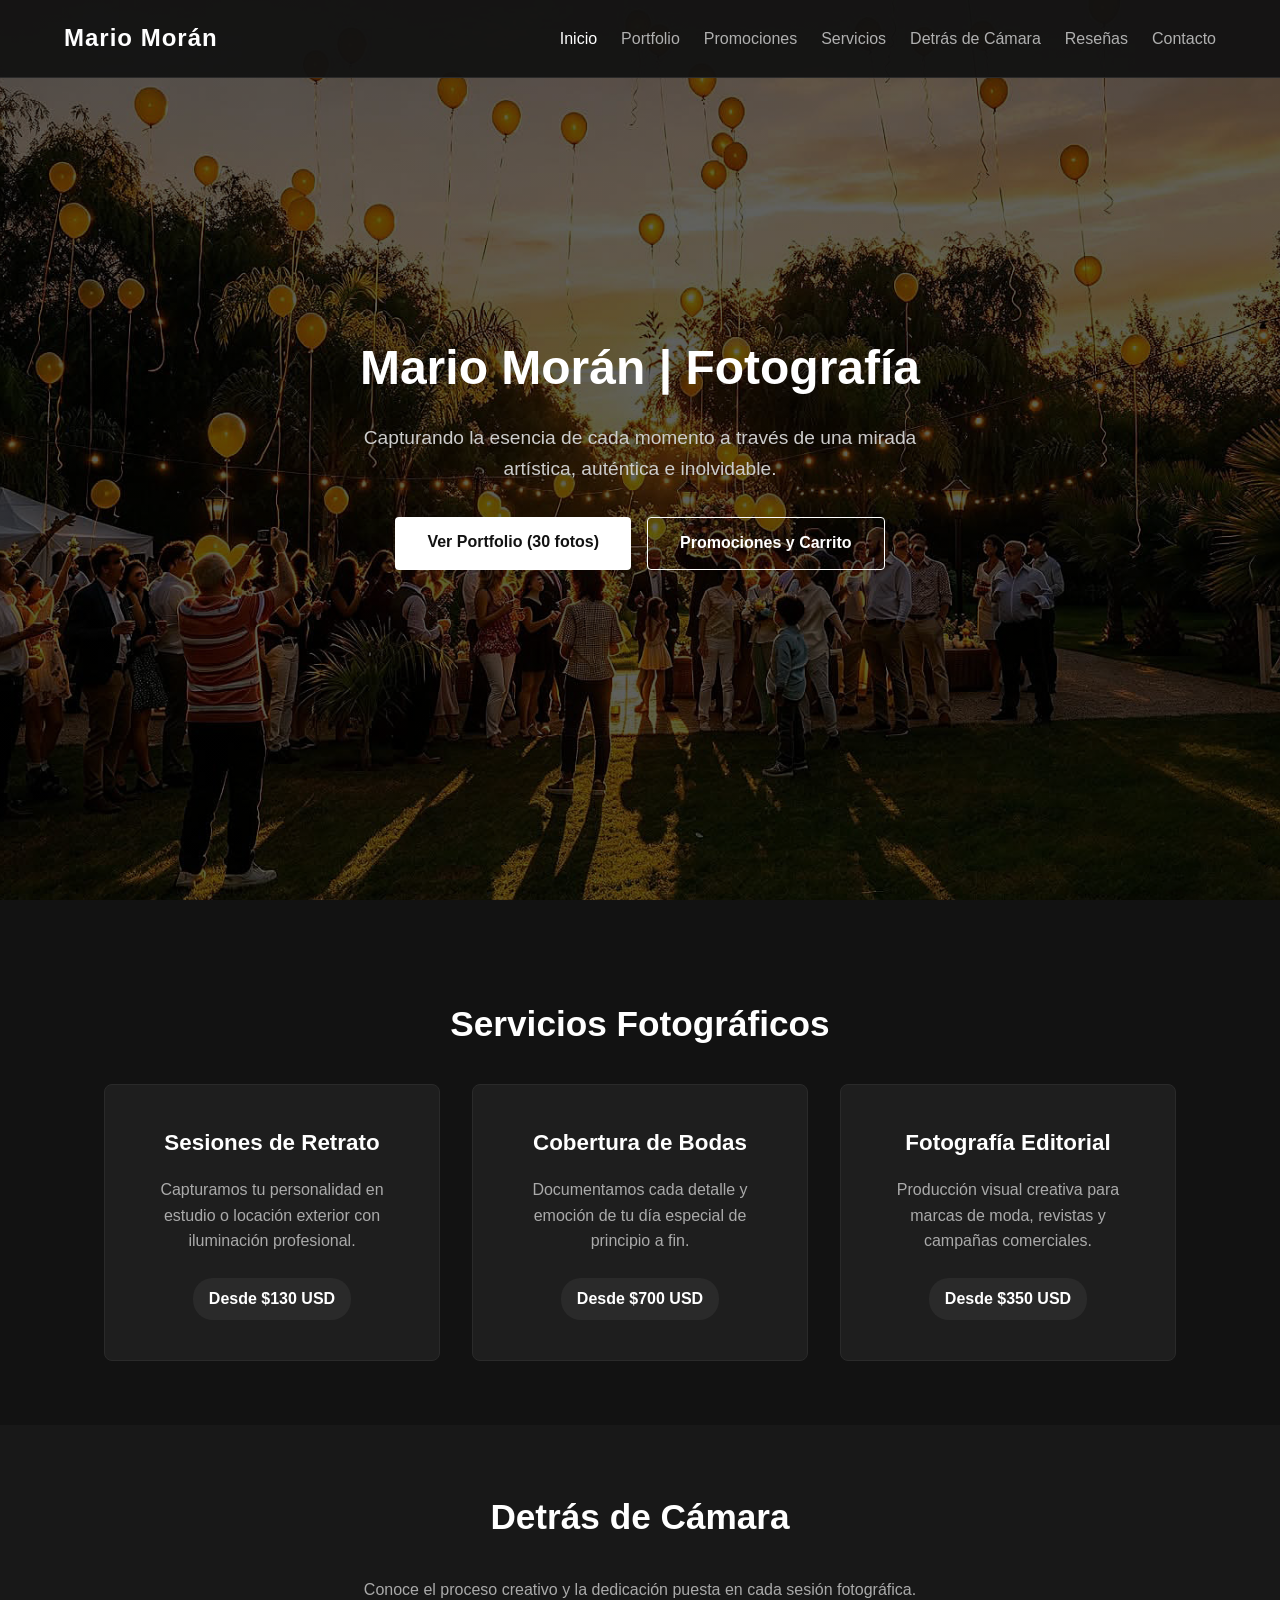
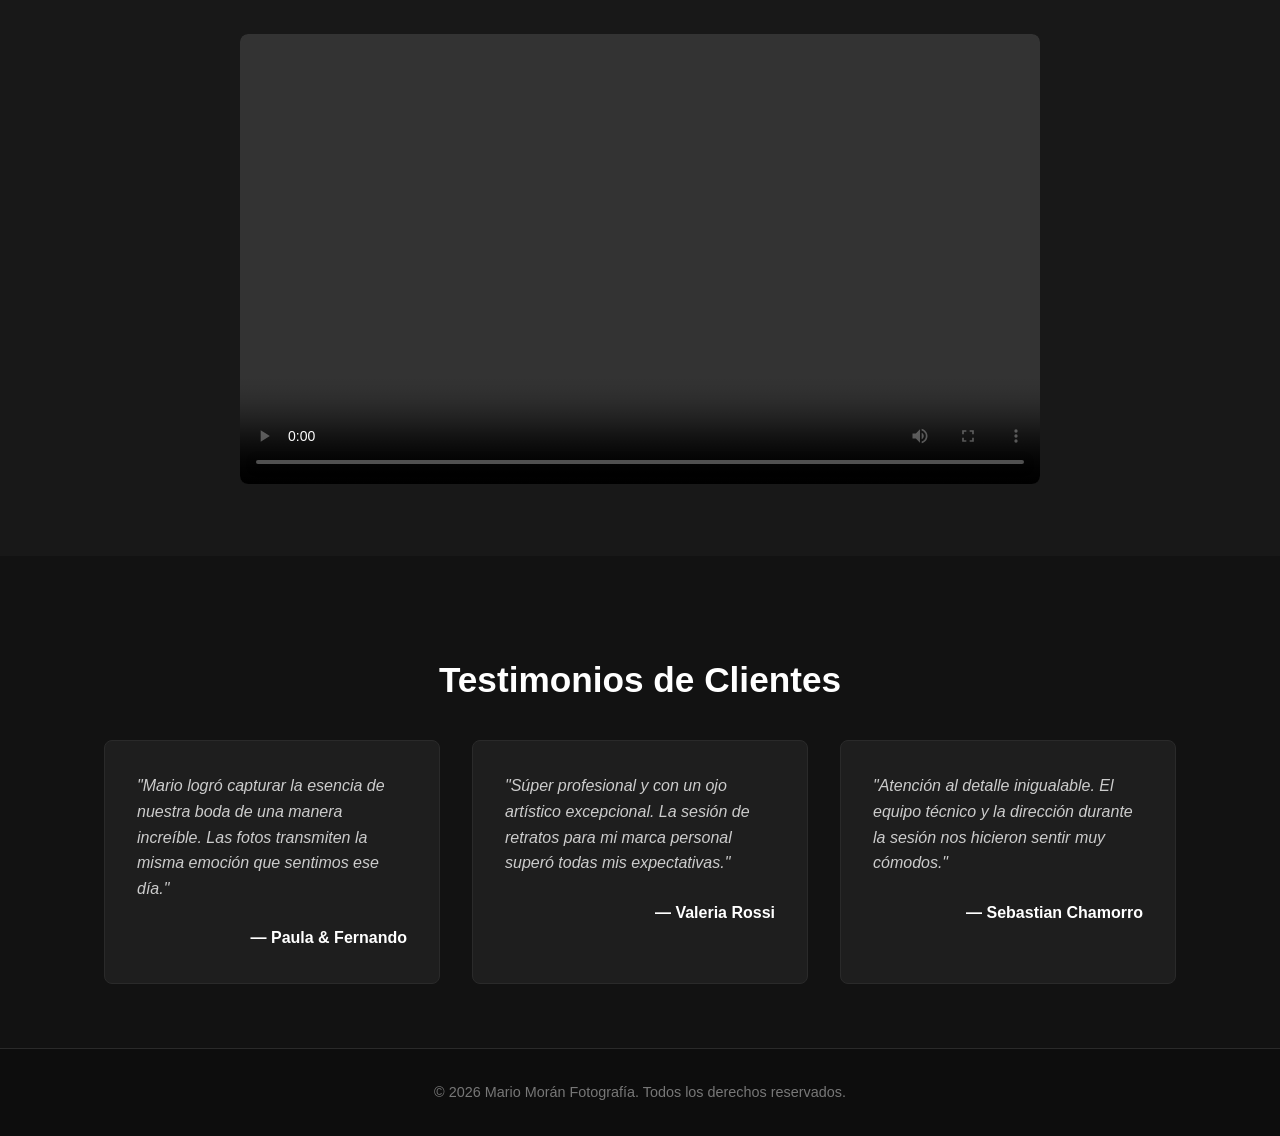
<file: index.html>
<!DOCTYPE html>
<html lang="es">
<head>
    <meta charset="UTF-8">
    <meta name="viewport" content="width=device-width, initial-scale=1.0">
    <title>Mario Morán - Fotografía Profesional</title>
    <link rel="stylesheet" href="styles.css">
</head>
<body data-page="home">

    <!-- 1. HEADER Y NAVEGACIÓN -->
    <header>
        <div class="logo">Mario Morán</div>
        <nav aria-label="Navegación principal">
            <ul>
                <li><a href="index.html" class="active">Inicio</a></li>
                <li><a href="portfolio.html">Portfolio</a></li>
                <li><a href="promociones.html">Promociones</a></li>
                <li><a href="index.html#servicios">Servicios</a></li>
                <li><a href="index.html#video">Detrás de Cámara</a></li>
                <li><a href="index.html#resenas">Reseñas</a></li>
                <li><a href="promociones.html#contacto">Contacto</a></li>
            </ul>
        </nav>
    </header>

    <main>
        <!-- 2. SECCIÓN HERO -->
        <section id="inicio" class="hero">
            <div class="hero-content">
                <h1>Mario Morán | Fotografía</h1>
                <p>Capturando la esencia de cada momento a través de una mirada artística, auténtica e inolvidable.</p>
                <div class="hero-actions">
                    <a href="portfolio.html" class="btn">Ver Portfolio (30 fotos)</a>
                    <a href="promociones.html" class="btn btn-outline">Promociones y Carrito</a>
                </div>
            </div>
        </section>

        <!-- 3. SECCIÓN SERVICIOS -->
        <section id="servicios" class="section-container">
            <h2 class="section-title">Servicios Fotográficos</h2>
            <div id="services-container" class="services-container"></div>
        </section>

        <!-- 4. MULTIMEDIA (VIDEO LOCAL EN CARPETA MULTIMEDIA) -->
        <section id="video" class="multimedia-section">
            <h2 class="section-title">Detrás de Cámara</h2>
            <p>Conoce el proceso creativo y la dedicación puesta en cada sesión fotográfica.</p>
            <div class="video-container">
                <video controls preload="metadata" playsinline>
                    <source src="multimedia/detras-de-escena.mp4" type="video/mp4">
                    Tu navegador no soporta la reproducción de video HTML5.
                </video>
            </div>
        </section>

        <!-- 5. SECCIÓN RESEÑAS -->
        <section id="resenas" class="section-container">
            <h2 class="section-title">Testimonios de Clientes</h2>
            <div id="reviews-grid" class="reviews-grid"></div>
        </section>
    </main>

    <!-- 6. FOOTER -->
    <footer>
        <p>&copy; 2026 Mario Morán Fotografía. Todos los derechos reservados.</p>
    </footer>

    <script src="script.js"></script>
</body>
</html>
</file>
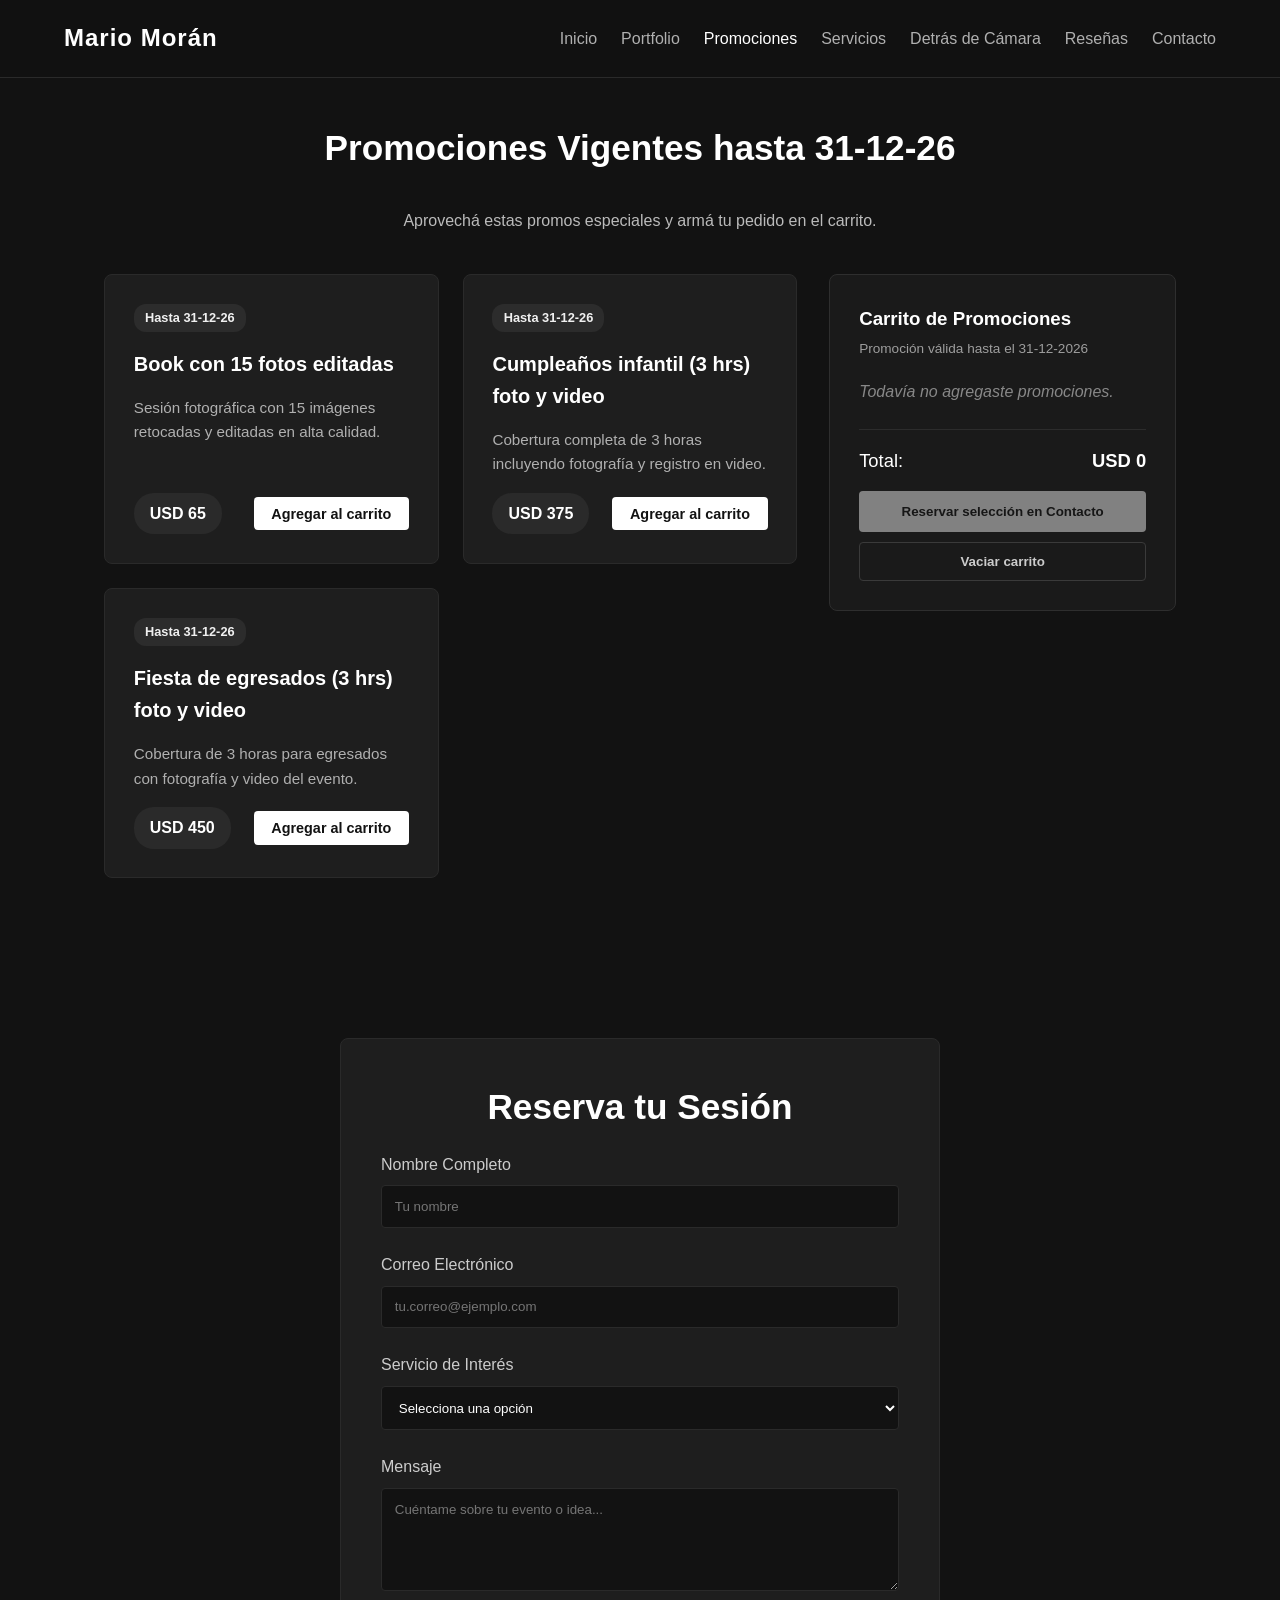
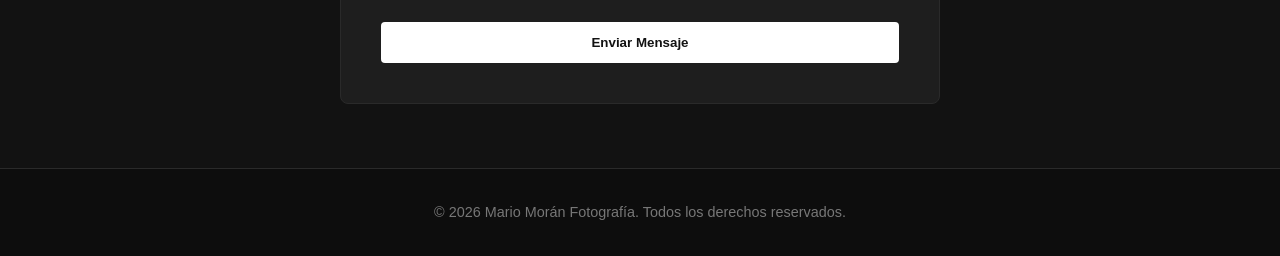
<file: promociones.html>
<!DOCTYPE html>
<html lang="es">
<head>
    <meta charset="UTF-8">
    <meta name="viewport" content="width=device-width, initial-scale=1.0">
    <title>Promociones y Contacto - Mario Morán Fotografía</title>
    <link rel="stylesheet" href="styles.css">
</head>
<body data-page="promociones">

    <!-- 1. HEADER Y NAVEGACIÓN -->
    <header>
        <div class="logo">Mario Morán</div>
        <nav aria-label="Navegación principal">
            <ul>
                <li><a href="index.html">Inicio</a></li>
                <li><a href="portfolio.html">Portfolio</a></li>
                <li><a href="promociones.html" class="active">Promociones</a></li>
                <li><a href="index.html#servicios">Servicios</a></li>
                <li><a href="index.html#video">Detrás de Cámara</a></li>
                <li><a href="index.html#resenas">Reseñas</a></li>
                <li><a href="promociones.html#contacto">Contacto</a></li>
            </ul>
        </nav>
    </header>

    <main>
        <!-- PROMOCIONES + CARRITO DE COMPRAS (VÁLIDO HASTA 31-12-26) -->
        <section id="promociones" class="section-container page-top-offset">
            <h1 class="section-title">Promociones Vigentes hasta 31-12-26</h1>
            <p class="promo-subtitle">Aprovechá estas promos especiales y armá tu pedido en el carrito.</p>

            <div class="promo-layout">
                <div id="promo-cards" class="promo-cards"></div>

                <!-- CARRITO DE COMPRAS -->
                <aside class="cart-box" aria-label="Carrito de compras">
                    <h3>Carrito de Promociones</h3>
                    <p class="cart-validity">Promoción válida hasta el 31-12-2026</p>
                    <div id="cart-items" class="cart-items">
                        <p class="cart-empty">Todavía no agregaste promociones.</p>
                    </div>
                    <div class="cart-summary">
                        <div class="cart-total-row">
                            <span>Total:</span>
                            <strong id="cart-total">USD 0</strong>
                        </div>
                        <button type="button" id="checkout-btn" class="btn btn-submit" disabled>
                            Reservar selección en Contacto
                        </button>
                        <button type="button" id="clear-cart-btn" class="btn-secondary">
                            Vaciar carrito
                        </button>
                    </div>
                </aside>
            </div>
        </section>

        <!-- FORMULARIO DE CONTACTO -->
        <section id="contacto" class="section-container">
            <div class="contact-box">
                <h2 class="section-title" style="margin-bottom: 1rem;">Reserva tu Sesión</h2>
                <form action="https://formspree.io/f/tu-id-de-formulario" method="POST" class="contact-form">
                    <div class="form-group">
                        <label for="name">Nombre Completo</label>
                        <input type="text" id="name" name="name" placeholder="Tu nombre" required>
                    </div>
                    <div class="form-group">
                        <label for="email">Correo Electrónico</label>
                        <input type="email" id="email" name="email" placeholder="tu.correo@ejemplo.com" required>
                    </div>
                    <div class="form-group">
                        <label for="service">Servicio de Interés</label>
                        <select id="service" name="service" required>
                            <option value="">Selecciona una opción</option>
                            <option value="Promocion hasta 31-12-26">Promoción (hasta 31-12-26)</option>
                            <option value="Retratos">Sesión de Retratos</option>
                            <option value="Bodas">Cobertura de Bodas</option>
                            <option value="Eventos">Eventos</option>
                            <option value="Editorial">Fotografía Editorial</option>
                            <option value="Quinceaneras">Quinceañeras</option>
                            <option value="Producto">Fotografía de Producto</option>
                            <option value="Otro">Otra consulta</option>
                        </select>
                    </div>
                    <div class="form-group">
                        <label for="message">Mensaje</label>
                        <textarea id="message" name="message" rows="5" placeholder="Cuéntame sobre tu evento o idea..." required></textarea>
                    </div>
                    <button type="submit" class="btn btn-submit">Enviar Mensaje</button>
                </form>
            </div>
        </section>
    </main>

    <!-- FOOTER -->
    <footer>
        <p>&copy; 2026 Mario Morán Fotografía. Todos los derechos reservados.</p>
    </footer>

    <script src="script.js"></script>
</body>
</html>
</file>
<file: styles.css>
/* Estilos generales */
* {
    margin: 0;
    padding: 0;
    box-sizing: border-box;
    font-family: 'Segoe UI', Tahoma, Geneva, Verdana, sans-serif;
}

html {
    scroll-behavior: smooth;
}

body {
    background-color: #121212;
    color: #e0e0e0;
    line-height: 1.6;
}

/* Header y Navegación */
header {
    position: fixed;
    top: 0;
    left: 0;
    width: 100%;
    background: rgba(18, 18, 18, 0.95);
    display: flex;
    justify-content: space-between;
    align-items: center;
    padding: 1.2rem 5%;
    z-index: 1000;
    border-bottom: 1px solid #2a2a2a;
}

.logo {
    font-size: 1.5rem;
    font-weight: bold;
    color: #ffffff;
    letter-spacing: 1px;
}

nav ul {
    display: flex;
    list-style: none;
    gap: 1.5rem;
    flex-wrap: wrap;
}

nav ul li a {
    text-decoration: none;
    color: #b0b0b0;
    font-weight: 500;
    transition: color 0.3s ease;
}

nav ul li a:hover,
nav ul li a.active {
    color: #ffffff;
}

/* Sección Hero */
.hero {
    height: 100vh;
    background: linear-gradient(rgba(0,0,0,0.62), rgba(0,0,0,0.62)), url('imagenes/EVENTO-1.jpg') no-repeat center center/cover;
    display: flex;
    justify-content: center;
    align-items: center;
    text-align: center;
    padding: 0 1rem;
}

.hero-content h1 {
    font-size: 3rem;
    margin-bottom: 1rem;
    color: #ffffff;
}

.hero-content p {
    font-size: 1.2rem;
    margin-bottom: 2rem;
    color: #cccccc;
    max-width: 600px;
    margin-left: auto;
    margin-right: auto;
}

.hero-actions {
    display: flex;
    justify-content: center;
    gap: 1rem;
    flex-wrap: wrap;
}

/* Botones */
.btn {
    display: inline-block;
    padding: 0.8rem 2rem;
    background-color: #ffffff;
    color: #121212;
    text-decoration: none;
    font-weight: bold;
    border-radius: 4px;
    border: none;
    cursor: pointer;
    transition: background 0.3s ease, transform 0.2s ease, opacity 0.2s ease;
}

.btn:hover:not(:disabled) {
    background-color: #d1d1d1;
    transform: translateY(-2px);
}

.btn:disabled {
    opacity: 0.45;
    cursor: not-allowed;
}

.btn-outline {
    background-color: transparent;
    color: #ffffff;
    border: 1px solid #ffffff;
}

.btn-outline:hover:not(:disabled) {
    background-color: rgba(255, 255, 255, 0.14);
    color: #ffffff;
}

.btn-sm {
    padding: 0.55rem 1.1rem;
    font-size: 0.9rem;
}

.btn-secondary {
    width: 100%;
    margin-top: 0.6rem;
    padding: 0.7rem 1rem;
    background: transparent;
    color: #cccccc;
    border: 1px solid #3a3a3a;
    border-radius: 4px;
    cursor: pointer;
    font-weight: 600;
}

.btn-secondary:hover {
    color: #ffffff;
    border-color: #666666;
}

/* Contenedores de secciones */
.section-container {
    padding: 6rem 5% 4rem 5%;
    max-width: 1200px;
    margin: 0 auto;
}

.page-top-offset {
    padding-top: 7.5rem;
}

.section-title {
    text-align: center;
    font-size: 2.2rem;
    margin-bottom: 2rem;
    color: #ffffff;
}

/* Filtros Portfolio */
.filter-buttons {
    display: flex;
    justify-content: center;
    gap: 0.8rem;
    margin-bottom: 2.5rem;
    flex-wrap: wrap;
}

.filter-btn {
    padding: 0.55rem 1.2rem;
    background: #1e1e1e;
    color: #cccccc;
    border: 1px solid #2a2a2a;
    border-radius: 20px;
    cursor: pointer;
    font-weight: 600;
    transition: all 0.25s ease;
}

.filter-btn:hover,
.filter-btn.active {
    background: #ffffff;
    color: #121212;
    border-color: #ffffff;
}

/* Portfolio Grid */
.portfolio-grid {
    display: grid;
    grid-template-columns: repeat(auto-fit, minmax(260px, 1fr));
    gap: 20px;
}

.portfolio-item {
    position: relative;
    overflow: hidden;
    border-radius: 8px;
    height: 280px;
    background: #1e1e1e;
}

.portfolio-item.hidden {
    display: none;
}

.portfolio-item img {
    width: 100%;
    height: 100%;
    object-fit: cover;
    object-position: center 20%;
    display: block;
    transition: transform 0.5s ease;
    cursor: pointer;
}

/* Ajuste específico para retratos y quinceañeras */
.portfolio-item[data-category="retratos"] img,
.portfolio-item[data-category="quinceaneras"] img {
    object-position: center 12%;
}

.portfolio-item:hover img {
    transform: scale(1.08);
}

.overlay {
    position: absolute;
    bottom: 0;
    left: 0;
    width: 100%;
    height: 100%;
    background: rgba(0, 0, 0, 0.55);
    display: flex;
    justify-content: center;
    align-items: center;
    opacity: 0;
    transition: opacity 0.3s ease;
    pointer-events: none;
}

.portfolio-item:hover .overlay {
    opacity: 1;
}

.overlay span {
    color: #ffffff;
    font-size: 1.4rem;
    font-weight: bold;
}

/* Servicios Flexbox */
.services-container {
    display: flex;
    justify-content: space-between;
    gap: 2rem;
    flex-wrap: wrap;
}

.service-card {
    background: #1e1e1e;
    padding: 2.5rem 2rem;
    border-radius: 8px;
    flex: 1;
    min-width: 280px;
    text-align: center;
    border: 1px solid #2a2a2a;
    transition: transform 0.3s ease;
}

.service-card:hover {
    transform: translateY(-5px);
}

.service-card h3 {
    margin-bottom: 1rem;
    color: #ffffff;
    font-size: 1.4rem;
}

.service-card p {
    color: #aaaaaa;
    margin-bottom: 1.5rem;
}

.price {
    display: inline-block;
    font-weight: bold;
    color: #ffffff;
    background: #2a2a2a;
    padding: 0.5rem 1rem;
    border-radius: 20px;
}

/* Promociones y Carrito */
.promo-subtitle {
    text-align: center;
    color: #bbbbbb;
    margin-bottom: 2.5rem;
}

.promo-layout {
    display: grid;
    grid-template-columns: 2fr 1fr;
    gap: 2rem;
    align-items: start;
}

.promo-cards {
    display: grid;
    grid-template-columns: repeat(auto-fit, minmax(240px, 1fr));
    gap: 1.5rem;
}

.promo-card {
    background: #1e1e1e;
    border: 1px solid #2a2a2a;
    border-radius: 8px;
    padding: 1.8rem;
    display: flex;
    flex-direction: column;
    justify-content: space-between;
    gap: 1rem;
}

.promo-badge {
    align-self: flex-start;
    background: #2c2c2c;
    color: #f0f0f0;
    font-size: 0.8rem;
    font-weight: 600;
    padding: 0.25rem 0.7rem;
    border-radius: 12px;
}

.promo-card h3 {
    color: #ffffff;
    font-size: 1.25rem;
}

.promo-card p {
    color: #b0b0b0;
    font-size: 0.95rem;
}

.promo-footer {
    display: flex;
    justify-content: space-between;
    align-items: center;
    gap: 0.5rem;
    margin-top: auto;
}

.cart-box {
    background: #1a1a1a;
    border: 1px solid #2e2e2e;
    border-radius: 8px;
    padding: 1.8rem;
    position: sticky;
    top: 5.5rem;
}

.cart-box h3 {
    color: #ffffff;
    margin-bottom: 0.3rem;
}

.cart-validity {
    font-size: 0.85rem;
    color: #9e9e9e;
    margin-bottom: 1.2rem;
}

.cart-items {
    display: flex;
    flex-direction: column;
    gap: 0.9rem;
    margin-bottom: 1.5rem;
    max-height: 320px;
    overflow-y: auto;
}

.cart-empty {
    color: #888888;
    font-style: italic;
}

.cart-item {
    background: #121212;
    border: 1px solid #262626;
    border-radius: 6px;
    padding: 0.8rem;
    display: flex;
    flex-direction: column;
    gap: 0.5rem;
}

.cart-item-title {
    font-size: 0.92rem;
    color: #ffffff;
    font-weight: 600;
}

.cart-item-controls {
    display: flex;
    justify-content: space-between;
    align-items: center;
    gap: 0.5rem;
}

.qty-controls {
    display: flex;
    align-items: center;
    gap: 0.4rem;
}

.qty-btn {
    width: 26px;
    height: 26px;
    background: #2a2a2a;
    color: #ffffff;
    border: none;
    border-radius: 4px;
    cursor: pointer;
    font-weight: bold;
}

.remove-btn {
    background: transparent;
    color: #e57373;
    border: none;
    cursor: pointer;
    font-size: 0.85rem;
}

.cart-summary {
    border-top: 1px solid #2c2c2c;
    padding-top: 1rem;
}

.cart-total-row {
    display: flex;
    justify-content: space-between;
    font-size: 1.15rem;
    color: #ffffff;
    margin-bottom: 1rem;
}

/* Sección Multimedia / Video */
.multimedia-section {
    padding: 4rem 5%;
    text-align: center;
    background-color: #181818;
}

.multimedia-section p {
    color: #aaaaaa;
    margin-bottom: 2rem;
}

.video-container {
    position: relative;
    max-width: 800px;
    margin: 0 auto;
    aspect-ratio: 16/9;
}

.video-container video,
.video-container iframe {
    width: 100%;
    height: 100%;
    border: none;
    border-radius: 8px;
    background: #000000;
}

/* Reseñas Grid */
.reviews-grid {
    display: grid;
    grid-template-columns: repeat(auto-fit, minmax(300px, 1fr));
    gap: 2rem;
}

.review-card {
    background: #1e1e1e;
    padding: 2rem;
    border-radius: 8px;
    border: 1px solid #2a2a2a;
}

.review-card p {
    font-style: italic;
    color: #cccccc;
    margin-bottom: 1.5rem;
}

.review-card h4 {
    color: #ffffff;
    text-align: right;
}

/* Formulario de Contacto */
.contact-box {
    max-width: 600px;
    margin: 0 auto;
    background: #1e1e1e;
    padding: 2.5rem;
    border-radius: 8px;
    border: 1px solid #2a2a2a;
}

.form-group {
    margin-bottom: 1.5rem;
    text-align: left;
}

.form-group label {
    display: block;
    margin-bottom: 0.5rem;
    color: #cccccc;
}

.form-group input,
.form-group select,
.form-group textarea {
    width: 100%;
    padding: 0.8rem;
    background: #121212;
    border: 1px solid #2a2a2a;
    border-radius: 4px;
    color: #ffffff;
}

.form-group input:focus,
.form-group select:focus,
.form-group textarea:focus {
    outline: none;
    border-color: #ffffff;
}

.btn-submit {
    width: 100%;
}

/* Footer */
footer {
    text-align: center;
    padding: 2rem;
    background-color: #0d0d0d;
    color: #777777;
    border-top: 1px solid #2a2a2a;
    font-size: 0.9rem;
}

/* Responsivo */
@media (max-width: 900px) {
    .promo-layout {
        grid-template-columns: 1fr;
    }

    .cart-box {
        position: static;
    }
}

@media (max-width: 768px) {
    header {
        flex-direction: column;
        gap: 1rem;
        padding: 1rem;
    }
    nav ul {
        justify-content: center;
        gap: 0.8rem;
        font-size: 0.9rem;
    }
    .hero-content h1 {
        font-size: 2.2rem;
    }
    .page-top-offset {
        padding-top: 9.5rem;
    }
}

/* Visor / Lightbox */
.lightbox {
    display: none;
    position: fixed;
    z-index: 9999;
    top: 0;
    left: 0;
    width: 100%;
    height: 100%;
    background-color: rgba(0, 0, 0, 0.92);
    justify-content: center;
    align-items: center;
    padding: 1.5rem;
}

.lightbox.activo {
    display: flex;
}

.lightbox img {
    max-width: 90%;
    max-height: 90%;
    object-fit: contain;
    border-radius: 4px;
    box-shadow: 0 0 25px rgba(0, 0, 0, 0.8);
}

.cerrar-lightbox {
    position: absolute;
    top: 20px;
    right: 35px;
    color: #ffffff;
    font-size: 40px;
    font-weight: bold;
    cursor: pointer;
    user-select: none;
}
</file>
